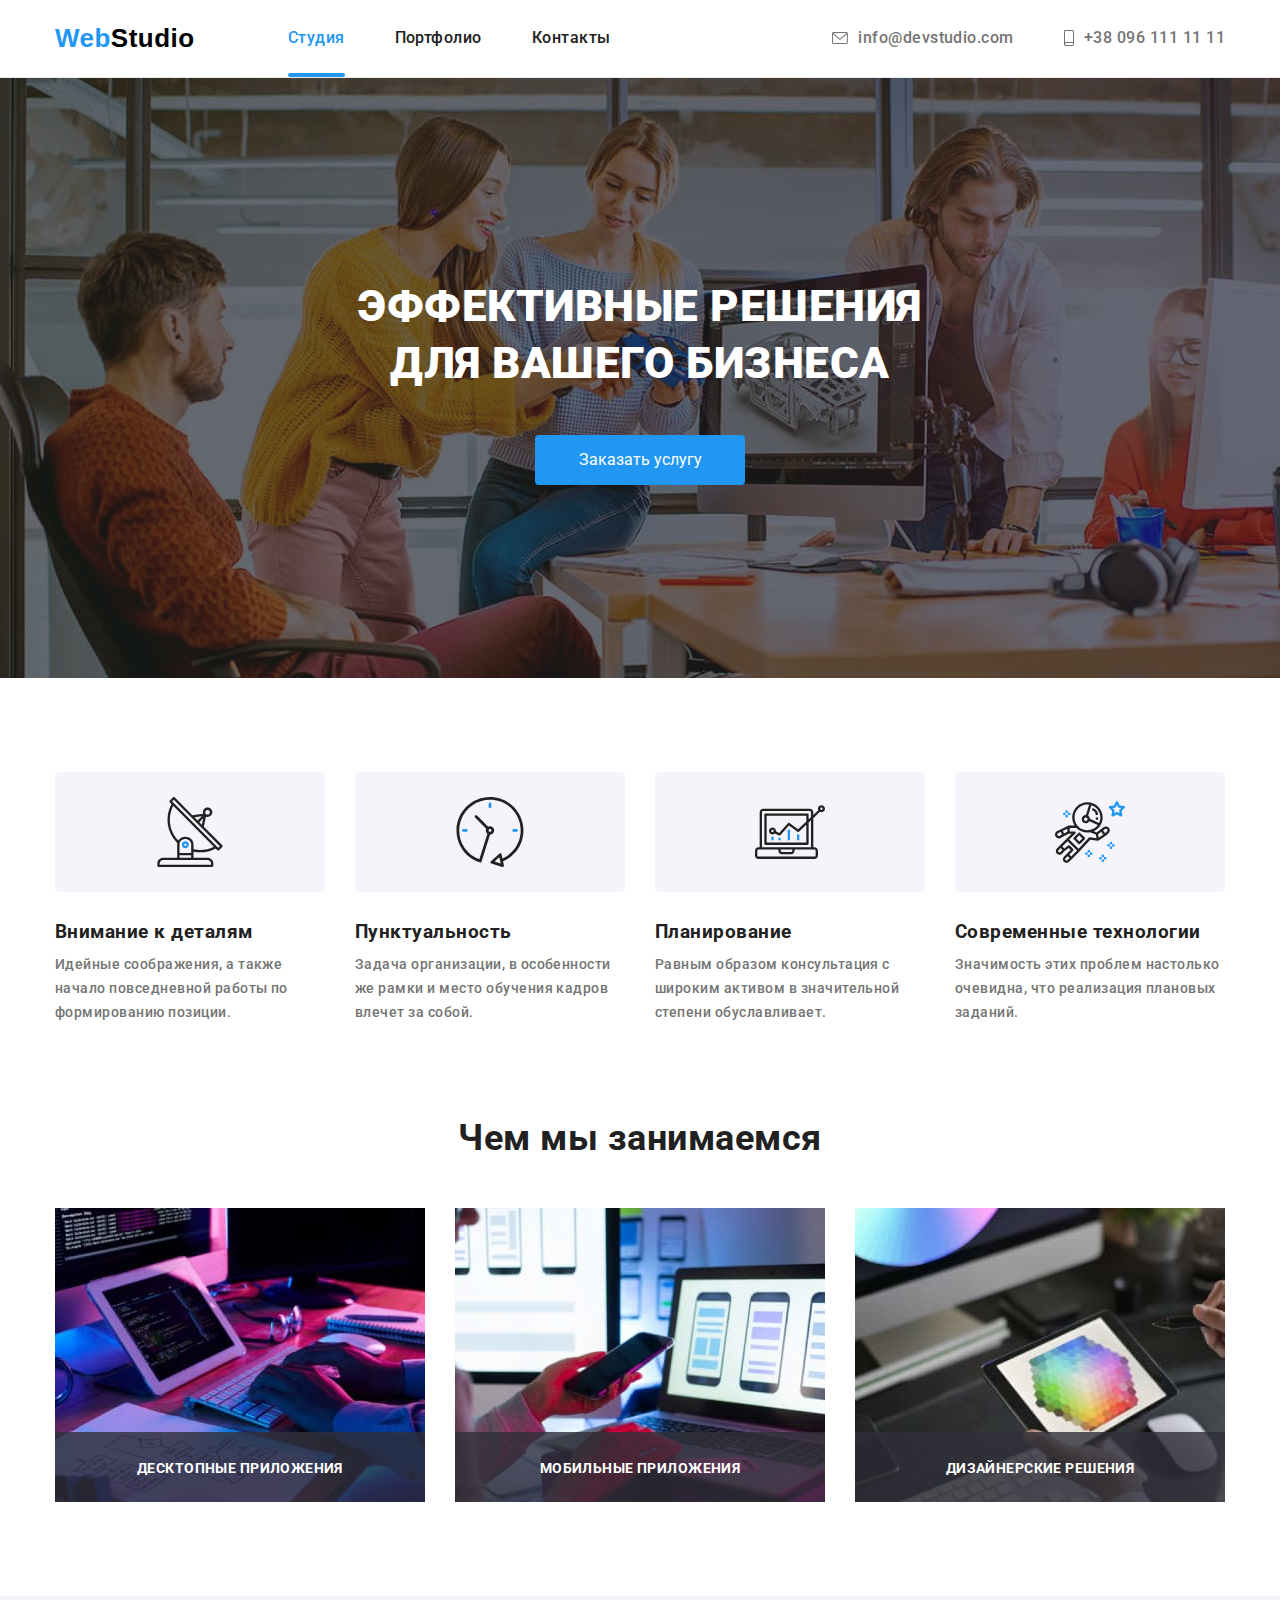
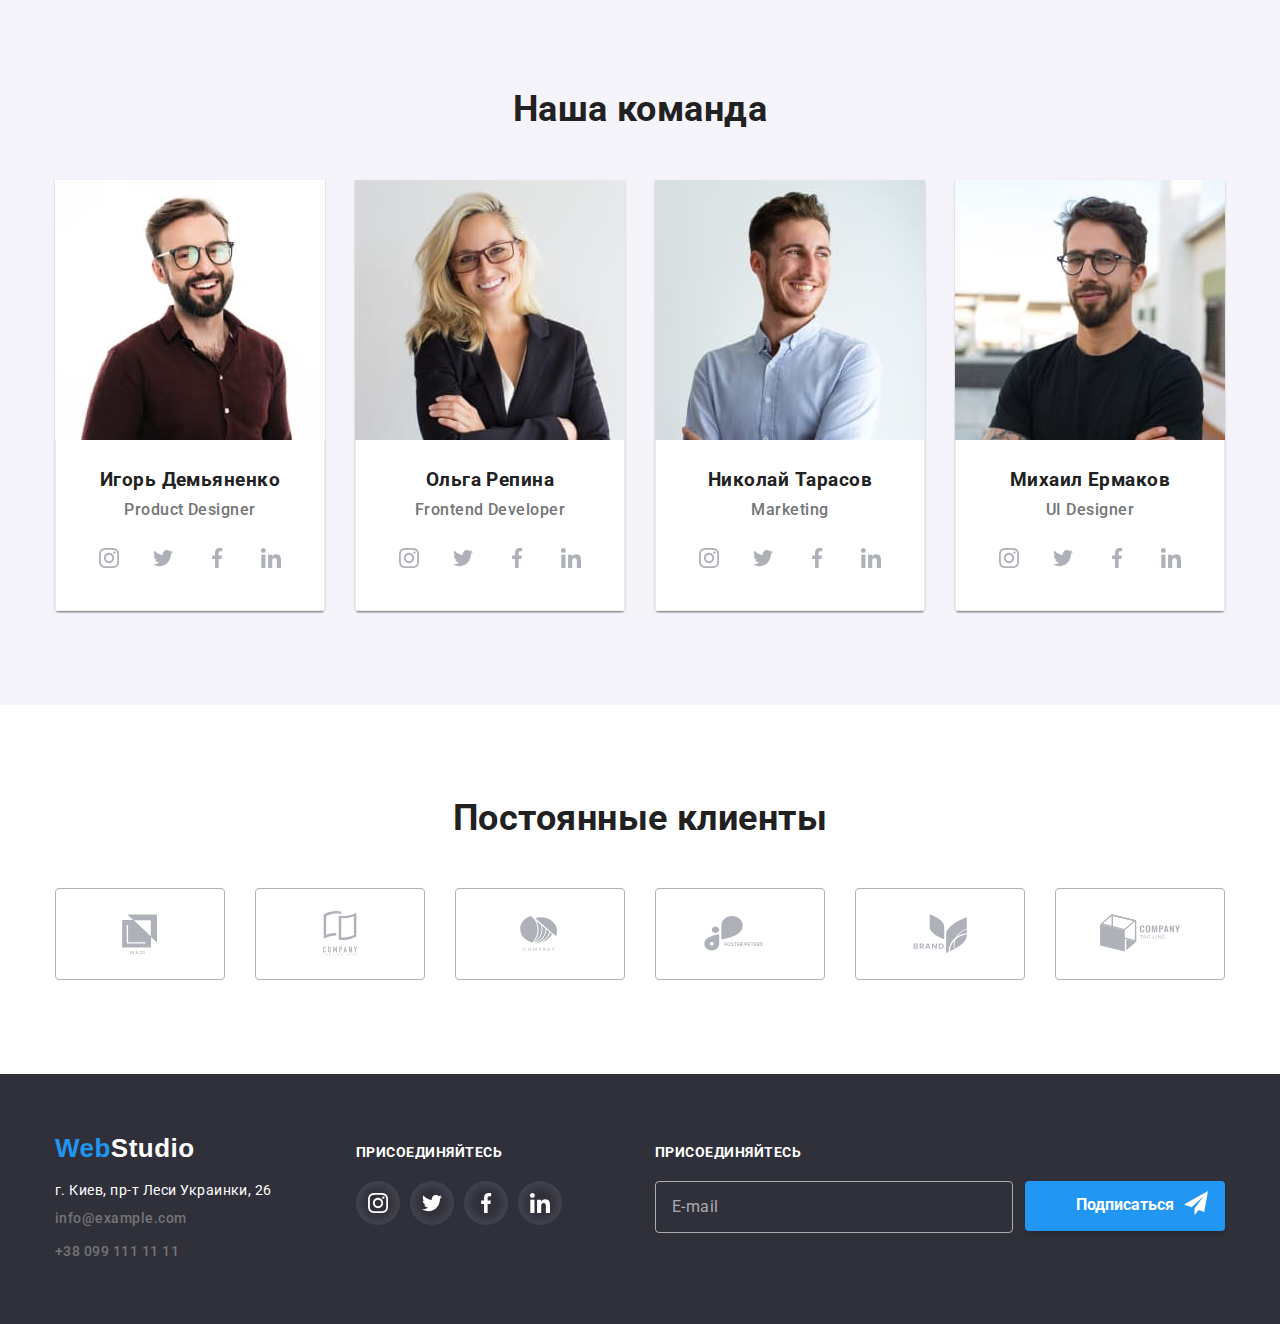
<file: index.html>
<!DOCTYPE html>
<html lang="ru">

<head>
    <meta charset="UTF-8">
    <meta http-equiv="X-UA-Compatible" content="IE=edge">
    <meta name="viewport" content="width=device-width, initial-scale=1.0">
    <title>WebStudio</title>
    <link rel="preconnect" href="https://fonts.gstatic.com">
    <link href="https://fonts.googleapis.com/css2?family=Raleway:wght@700&family=Roboto:wght@400;500;700;900&display=swap" rel="stylesheet">
    <link rel="stylesheet"
    href="https://cdnjs.cloudflare.com/ajax/libs/modern-normalize/1.0.0/modern-normalize.min.css"/>
    <link rel="stylesheet" href="./css/styles.css" />
</head>

<body>
    <!--Верх сторінки-->
    <header class="page-header">
            <div class="container header-nav">
                    <nav class="main-nav">
                        <a href="./index.html" class="logo">Web<span
                                class="logo-text-second">Studio</span></a>

                        <ul class="list pages-nav menu">
                            <li class="n-item"><a href="./index.html" class="link current n-item-color">Студия</a> </li>
                            <li class="n-item"><a href="./portfolio.html" class="link n-item-color">Портфолио</a> </li>
                            <li class="n-item"><a href="" class="link n-item-color">Контакты</a> </li>
                        </ul>
                    </nav>
                
                        <ul class="list contacts">
                            <li class="a-item envelope"><a href="info@devstudio.com" class="link auth-nav"> 
                                <svg class="icon-envelope-h" width="16" height="12" viewBox="0 0 43 32">
                                    <use href="./images/symbol-defs.svg#icon-enveloperight"></use>
                                </svg>info@devstudio.com</a></li>
                            <li class="a-item smartphone"><a href="+380961111111" class="link auth-nav">
                                <svg class="icon-smartphone-h" width="10" height="16" viewBox="0 0 20 32">
                                    <use href="./images/symbol-defs.svg#icon-smartphoneright"></use>
                            </svg>+38 096 111 11 11</a></li>
                        </ul>
            </div>
        </header>
        <!--Основна частина сторінки-->
    <main>
        <!--Block HERO -->

        <section class="hero baner">
        <div class="container"> 
                <h1 class="title caption">Эффективные решения <br> для вашего бизнеса </h1>
                <button data-modal-open class="button-hero" type="button">Заказать услугу </button>
            </div>
        </section>

        <!--Under Hero section-->

        <section class="feature">
            <div class="container content">
                <!-- <h2 class="title"> Заголовок секції </h2> -->

                <ul class="list feature-list">
                    <li class="f-item icon-antenna">
                        <h3 class="title subject">Внимание к деталям</h3>
                        <p class="text subject">Идейные соображения, а также начало повседневной работы по формированию позиции. </p>
                    </li>
                    <li class="f-item icon-clock">
                        <h3 class="title subject">Пунктуальность</h3>
                        <p class="text subject">Задача организации, в особенности же рамки и место обучения кадров влечет за собой. </p>
                    </li>
                    <li class="f-item icon-diagram">
                        <h3 class="title subject">Планирование</h3>
                        <p class="text subject">Равным образом консультация с широким активом в значительной степени обуславливает. </p>
                    </li>
                    <li class="f-item icon-astronaut">
                        <h3 class="title subject">Современные технологии</h3>
                        <p class="text subject">Значимость этих проблем настолько очевидна, что реализация плановых заданий. </p>
                    </li>
                </ul>
            </div>
        </section>

            <section class="work">
                <div class="container">
                    <h2 class="title disc">Чем мы занимаемся</h2>
                    <ul class="list discription-list">
                        <li class="d-item adds">
                            <img src="./images/whatwedo1.jpg" alt=" Робочий стіл працівника" width="370" height="294" />
                                    <div class="thumb-adds">
                                        <h3 class="title work-add">Десктопные приложения</h3>
                                    </div>
                        </li>
                        <li class="d-item adds">
                            <img src="./images/whatwedo2.jpg" alt=" Синхронізація ноутбука з телефоном" width="370" height="294" />
                                    <div class="thumb-adds">
                                        <h3 class="title work-add">Мобильные приложения</h3>
                                    </div>
                        </li>
                        <li class="d-item adds">
                            <img src="./images/whatwedo3.jpg" alt=" Кольорограма на планшеті" width="370" height="294" />
                                    <div class="thumb-adds">
                                        <h3 class="title work-add">Дизайнерские решения</h3>
                                    </div>
                        </li>
                    </ul>
                </div>
            </section>

            <section class="name">
                <div class="container">
                    <h2 class="title comand">Наша команда</h2>
                    <ul class="list team">
                        <li class="t-item">
                            <img src="./images/ihor.jpg" alt="Игорь Демьяненко" width="270" height="260" />
                                <div class="box">
                                    <h3 class="title pip"> Игорь Демьяненко</h3>
                                    <p class="text position">Product Designer</p>

                                    <ul class="list social-list">

                                        <li class="soc-item"><a href="" class="link social-nav">
                                            <svg class="icon-soc">
                                                <use href="./images/symbol-defs.svg#icon-instagram"></use>
                                            </svg></a>
                                        </li>

                                        <li class="soc-item"> <a href="" class="link social-nav">
                                            <svg class="icon-soc">
                                                <use href="./images/symbol-defs.svg#icon-twitter"></use>
                                            </svg>
                                        </a>
                                        </li>
                                        <li class="soc-item"><a href="" class="link social-nav">
                                            <svg class="icon-soc">
                                                <use href="./images/symbol-defs.svg#icon-facebook"></use>
                                            </svg>
                                        </a>
                                        </li>
                                        <li class="soc-item"> <a href="" class="link social-nav">
                                            <svg class="icon-soc">
                                                <use href="./images/symbol-defs.svg#icon-linkedin"></use>
                                            </svg>
                                        </a>
                                        </li>
                                    </ul>
                                </div>
                        </li>
                        <li class="t-item">
                            <img src="./images/olha.jpg" alt="Ольга Репина" width="270" height="260" />
                                <div class="box">
                                    <h3 class="title pip"> Ольга Репина </h3>
                                    <p class="text position">Frontend Developer</p>
                                    <ul class="list social-list">

                                        <li class="soc-item"><a href="" class="link social-nav">
                                        <svg class="icon-soc">
                                            <use href="./images/symbol-defs.svg#icon-instagram"></use>
                                        </svg></a>
                                        </li>

                                        <li class="soc-item"> <a href="" class="link social-nav">
                                        <svg class="icon-soc">
                                            <use href="./images/symbol-defs.svg#icon-twitter"></use>
                                        </svg>
                                    </a>
                                        </li>
                                        <li class="soc-item"><a href="" class="link social-nav">
                                        <svg class="icon-soc">
                                            <use href="./images/symbol-defs.svg#icon-facebook"></use>
                                        </svg>
                                    </a>
                                        </li>
                                        <li class="soc-item"> <a href="" class="link social-nav">
                                        <svg class="icon-soc">
                                            <use href="./images/symbol-defs.svg#icon-linkedin"></use>
                                        </svg>
                                    </a>
                                        </li>
                                </ul>
                                </div>

                        </li>
                        <li class="t-item">
                            <img src="./images/nikolaj.jpg" alt="Николай Тарасов" width="270" height="260" />
                                <div class="box">
                                    <h3 class="title pip"> Николай Тарасов </h3>
                                    <p class="text position">Marketing</p>
                                    <ul class="list social-list">

                                        <li class="soc-item"><a href="" class="link social-nav">
                                        <svg class="icon-soc">
                                            <use href="./images/symbol-defs.svg#icon-instagram"></use>
                                        </svg></a>
                                        </li>

                                        <li class="soc-item"> <a href="" class="link social-nav">
                                        <svg class="icon-soc">
                                            <use href="./images/symbol-defs.svg#icon-twitter"></use>
                                        </svg>
                                    </a>
                                        </li>
                                        <li class="soc-item"><a href="" class="link social-nav">
                                        <svg class="icon-soc">
                                            <use href="./images/symbol-defs.svg#icon-facebook"></use>
                                        </svg>
                                    </a>
                                        </li>
                                        <li class="soc-item"> <a href="" class="link social-nav">
                                        <svg class="icon-soc">
                                            <use href="./images/symbol-defs.svg#icon-linkedin"></use>
                                        </svg>
                                    </a>
                                        </li>
                                </ul>
                                </div>
                        </li>
                        <li class="t-item">
                            <img src="./images/mihael.jpg" alt="Михаил Ермаков" width="270" height="260" />
                                <div class="box">
                                    <h3 class="title pip"> Михаил Ермаков </h3>
                                        <p class="text position">UI Designer</p>
                                            <ul class="list social-list">

                                                    <li class="soc-item"><a href="" class="link social-nav">
                                                    <svg class="icon-soc">
                                                        <use href="./images/symbol-defs.svg#icon-instagram"></use>
                                                    </svg>
                                                </a>
                                                    </li>

                                                    <li class="soc-item"> <a href="" class="link social-nav">
                                                    <svg class="icon-soc">
                                                        <use href="./images/symbol-defs.svg#icon-twitter"></use>
                                                    </svg>
                                                </a>
                                                    </li>
                                                    <li class="soc-item"><a href="" class="link social-nav">
                                                    <svg class="icon-soc">
                                                        <use href="./images/symbol-defs.svg#icon-facebook"></use>
                                                    </svg>
                                                </a>
                                                    </li>
                                                    <li class="soc-item"> <a href="" class="link social-nav">
                                                    <svg class="icon-soc">
                                                        <use href="./images/symbol-defs.svg#icon-linkedin"></use>
                                                    </svg>
                                                </a>
                                                    </li>
                                            </ul>
                                </div>
                        </li>
                    </ul>
            </div> 
        </section>
            <section class="vip">
                <div class="container">
                    <h2 class="title clients">Постоянные клиенты</h2> 
                        <ul class="list regular-list">

                            <li class="r-item"><a href="" class="link partner-nav">
                                <svg class="firm-icon" width=100% height=100%>
                                    <use href="./images/symbol-defs.svg#icon-firstclient"></use>
                                </svg>
                                    </a>
                            </li>
                            <li class="r-item"><a href="" class="link partner-nav">
                                <svg class="firm-icon" width=100% height=100%>
                                    <use href="./images/symbol-defs.svg#icon-secondclient"></use>
                                </svg>
                                    </a>
                            </li>
                            <li class="r-item"><a href="" class="link partner-nav">
                                <svg class="firm-icon" width=100% height=100%>
                                    <use href="./images/symbol-defs.svg#icon-thurdclient"></use>
                                </svg>
                                    </a>
                            </li>
                            <li class="r-item"><a href="" class="link partner-nav">
                                <svg class="firm-icon" width=100% height=100%>
                                    <use href="./images/symbol-defs.svg#icon-fourthclient"></use>
                                </svg>
                                    </a>
                            </li>
                            <li class="r-item"><a href="" class="link partner-nav">
                                <svg class="firm-icon" width=100% height=100%>
                                    <use href="./images/symbol-defs.svg#icon-fifthclient"></use>
                                </svg>
                                    </a>
                                </li>
                            <li class="r-item"><a href="" class="link partner-nav">
                                <svg class="firm-icon" width=100% height=100%>
                                    <use href="./images/symbol-defs.svg#icon-sixthclient"></use>
                                </svg>
                                </a>
                            </li>

                        </ul>
                </div>
            </section>


    </main>
    <!--Підвал сторінки-->
    <footer class="footer">
        <div class="container join">
            <div class="colone">
                <a href="./index.html" class="logo down-logo">Web<span class="logo-footer">Studio</span></a>
        
                <address class="address-list">
                    <p class="text-address">г. Киев, пр-т Леси Украинки, 26</p>
                </address>
                <ul class="list contact-list">
                    <li class="mail"><a href="info@example.com" class="link auth-nav"> info@example.com</a> </li>
                    <li><a href="+380991111111" class="link auth-nav"> +38 099 111 11 11</a> </li>
                </ul>
        
            </div>
            <div class="coltwo">
                    <p class="text to-us">присоединяйтесь</p> 
                        <ul class="list us-list">
                            <li class="us-item"><a href="" class="link us-nav">
                            <svg class="icon-us">
                                <use href="./images/symbol-defs.svg#icon-instagram"></use>
                            </svg>
                        </a>
                            </li>
                            <li class="us-item"> <a href="" class="link us-nav">
                            <svg class="icon-us">
                                <use href="./images/symbol-defs.svg#icon-twitter"></use>
                            </svg>
                        </a>
                            </li>
                            <li class="us-item"><a href="" class="link us-nav">
                            <svg class="icon-us">
                                <use href="./images/symbol-defs.svg#icon-facebook"></use>
                            </svg>
                        </a>
                            </li>
                            <li class="us-item"> <a href="" class="link us-nav">
                            <svg class="icon-us">
                                <use href="./images/symbol-defs.svg#icon-linkedin"></use>
                            </svg>
                        </a>
                            </li>
                    </ul>
            </div>
                <div class="colthree">
                    <form action="#" class="footer-form">
                        <p class="text with-us">присоединяйтесь</p> 
                        <div class="footer-form-mailing">                          
                            <div class="mailing-subscribe">
                                <input type="email" name="email" id="mail" class="mailing-subscribe-input" placeholder="E-mail"/>
                                <label class="subscribe" for="mail"></label>  
                            </div>          
                                        <button class="btn-subscribe" type="submit">Подписаться
                                            <svg class="icon-icon-send" width="24" height="24" viewBox="0 0 32 32">
                                                <use href="./images/symbol-defs.svg#icon-icon-send"></use>
                                            </svg>
                                        </button>
                        </div>   
                        
                    </form>
                </div>    
        </div>
    </footer>

    <div class="modal is-hidden" id="madal" data-modal>
        <div class="modal-content" id="modal-content">
                        <button class="btnclose" data-modal-close type="button">
                                    <svg class="modal-button-close-icon" width="18" height="18" viewBox="0 0 32 32"> 
                        <use href="./images/symbol-defs.svg#icon-close-black-blue"></use>
                    </svg>
                
                </button>
            <form action="#" class="modal-form">
                <p class="modal-title">Оставьте свои данные, мы вам перезвоним</p>
                    <label class="modal-form-field">Имя
                        <span class="modal-form-field-wrapper">
                            <input type="text" minlength="2" name="username" class="modal-form-input" placeholder=" " required/>
                        <svg class="modal-form-icon" width="18" height="18" viewBox="0 0 32 32"> 
                            <use href="./images/symbol-defs.svg#icon-person"></use>
                        </svg>
                    </span>
                    </label>
                    <label class="modal-form-field">Телефон
                        <span class="modal-form-field-wrapper">
                        <input type="tel" pattern="[0-9]{3}-[0-9]{3}-[0-9]{2}-[0-9]{2}" name="usertel" class="modal-form-input" placeholder=" " required/>
                        <svg class="modal-form-icon" width="18" height="18" viewBox="0 0 32 32">
                            <use href="./images/symbol-defs.svg#icon-phone-black"></use>
                        </svg>
                    </span>
                    </label>
                    <label class="modal-form-field">Почта
                        <span class="modal-form-field-wrapper">
                        <input type="email" name="usermail" class="modal-form-input" placeholder=" " required/>
                        <svg class="modal-form-icon" width="18" height="18" viewBox="0 0 32 32">
                            <use href="./images/symbol-defs.svg#icon-email-black-form-envelope"></use>
                        </svg>
                    </span>
                    </label>
                    <label class="modal-form-field">Комментарий
                        <textarea name="user-coment" class="modal-form-text" placeholder="Введите текст"></textarea>
                    </label>
                    <div class="comun">
                    <label for="checkbox" class="modal-form-check-accept">    
                        <input class="modal-form-check" type="checkbox" name="checkbox" id="checkbox"   required> 
                            <span class=" modal-form-check-wrap"></span>
                    Соглашаюсь с рассылкой и принимаю <a href="" class="link modal-form-check-info">Условия договора</a></label>
                    </div>
            <button type="submit" class="modal-form-btn">Отправить</button>
        </form>
        </div>
    </div>


    <script src="./js/modal.js"></script>
</body>

</html>
</file>
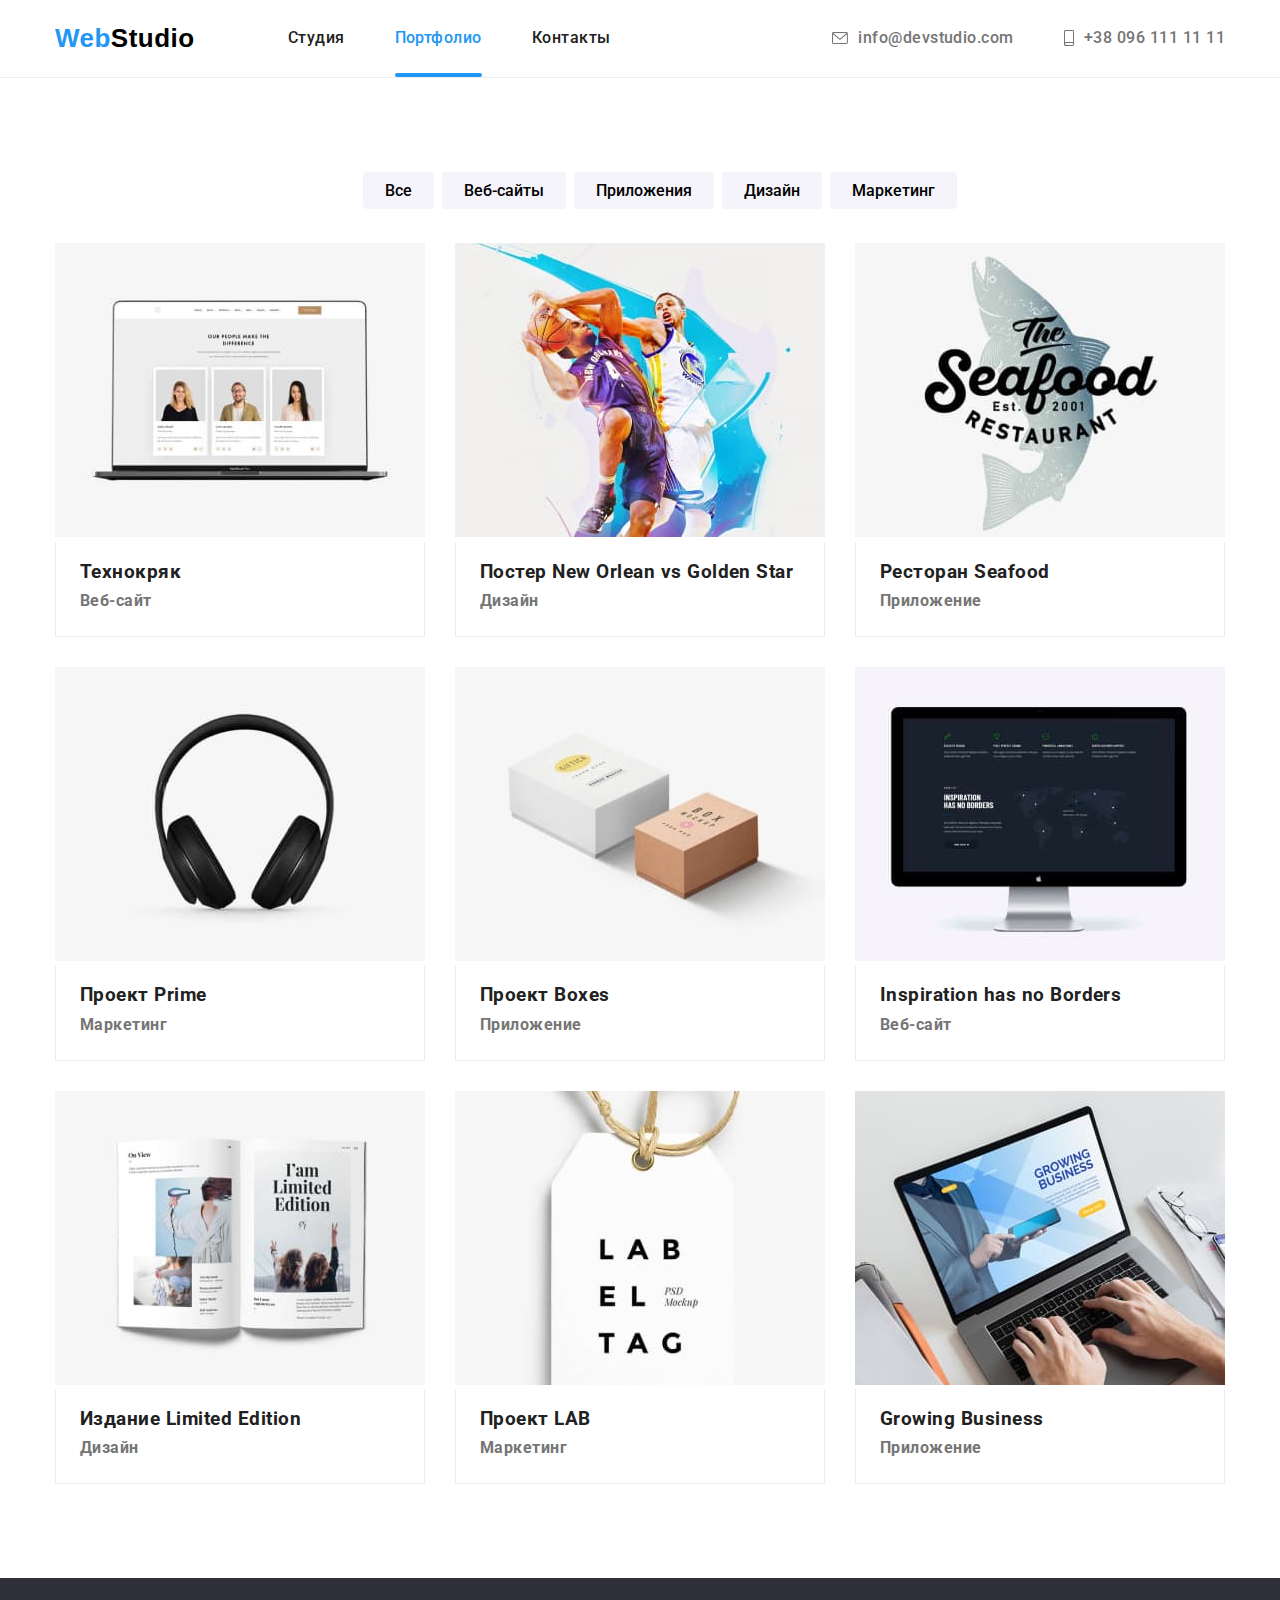
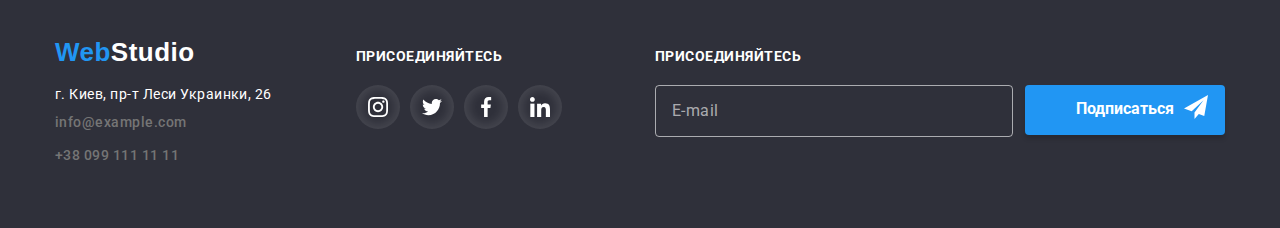
<file: portfolio.html>
<!DOCTYPE html>
<html lang="ru">

    <head>
        <meta charset="UTF-8">
        <meta http-equiv="X-UA-Compatible" content="IE=edge">
        <meta name="viewport" content="width=device-width, initial-scale=1.0">
        <title>WebStudio</title>
        <link rel="preconnect" href="https://fonts.gstatic.com">
        <link href="https://fonts.googleapis.com/css2?family=Raleway:wght@700&family=Roboto:wght@400;500;700;900&display=swap" rel="stylesheet">
        <link rel="stylesheet"
        href="https://cdnjs.cloudflare.com/ajax/libs/modern-normalize/1.0.0/modern-normalize.min.css"/>
        <link rel="stylesheet" href="./css/styles.css" />
    </head>

<body>
    <!--Верх сторінки-->
<header class="page-header">
    <div class="container header-nav">
        <nav class="main-nav">
            <a href="./index.html" class="logo">Web<span class="logo-text-second">Studio</span></a>

            <ul class="list pages-nav">
                <li class="n-item"><a href="./index.html" class="link n-item-color">Студия</a> </li>
                <li class="n-item"><a href="./portfolio.html" class="link current n-item-color">Портфолио</a> </li>
                <li class="n-item"><a href="" class="link n-item-color">Контакты</a> </li>
            </ul>
        </nav>

        <ul class="list contacts">
            <li class="a-item envelope"><a href="info@devstudio.com" class="link auth-nav"> 
                <svg class="icon-envelope-h" width="16" height="12" viewBox="0 0 43 32">
                    <use href="./images/symbol-defs.svg#icon-enveloperight"></use>
                </svg>info@devstudio.com</a></li>
            <li class="a-item smartphone"><a href="+380961111111" class="link auth-nav">
                <svg class="icon-smartphone-h" width="10" height="16" viewBox="0 0 20 32">
                    <use href="./images/symbol-defs.svg#icon-smartphoneright"></use>
            </svg>+38 096 111 11 11</a></li>
        </ul>
    </div>
</header>
    <!--Основна-->
    <main>
        <!-- секція навігаційних кнопок-->
        <section class="portfolio">
            <div class="container">
                    <!-- <h1> </h1> -->
                <nav>
                    <ul class="buttons-list">
                        <li class="b-item"><button class="button-item" type="button">Все </button> </li>
                        <li class="b-item"><button class="button-item" type="button">Веб-сайты </button> </li>
                        <li class="b-item"><button class="button-item" type="button">Приложения </button> </li>
                        <li class="b-item"><button class="button-item" type="button">Дизайн </button> </li>
                        <li class="b-item"><button class="button-item" type="button">Маркетинг </button> </li>
                    </ul>
                </nav>
            
            
                                    <!-- секція проектів -->
                        <!--<h2></h2>-->
                
                    <ul class="list projects-list"> 
                            <li class="p-item">
                                <a href="" class="link project-card owerlay">
                                    <div class="owerbox">    
                                        <img src="./images/tehnokriak.jpg" alt="Лептоп" width="370" height="404">
                                            <div class="thumb-project">
                                                <p class="only-project">Технокряк это современная площадка распространения коронавируса. Компании используют эту платформу для цифрового шпионажа и атак на защищённые сервера конкурентов.</p>
                                            </div>
                                    </div>
                                            <div class="pack project-box">
                                                <h3  class="title lead">Технокряк</h3>
                                                <p class="text disc">Веб-сайт</p> 
                                            </div>
                                </a>
                            </li>
                            <li class="p-item">
                                <a href="" class="link project-card">
                                    <div class="owerbox">
                                    <img src="./images/poster-star.jpg" alt="Постер із зірками спорту" width="370" height="404">
                                            <div class="thumb-project">
                                                <p class="only-project">Тут може бути розміщена ваша реклама.</p>
                                            </div>
                                    </div>
                                    <div class="pack project-box">
                                        <h3 class="title lead">Постер New Orlean vs Golden Star</h3>
                                        <p class="text disc">Дизайн</p>
                                    </div>
                            </a> 
                            </li> 

                                <li class="p-item">
                                    <a href="" class="link project-card">
                                        <div class="owerbox">
                                            <img src="./images/seafood.jpg" alt="Лого ресторану" width="370" height="404">
                                                <div class="thumb-project">
                                                    <p class="only-project">Тут може бути розміщена ваша реклама.</p>
                                                </div>
                                        </div>
                                        <div class="pack project-box">
                                            <h3 class="title lead">Ресторан Seafood</h3>
                                            <p class="text disc">Приложение</p>
                                        </div>
                                    </a>
                                </li> 
                                                
                                <li class="p-item">
                                    <a href="" class="link project-card">
                                        <div class="owerbox">
                                            <img src="./images/prime.jpg" alt="Навушники" width="370" height="404">
                                                <div class="thumb-project">
                                                    <p class="only-project">Тут може бути розміщена ваша реклама.</p>
                                                </div>
                                        </div>
                                        <div class="pack project-box">
                                                <h3 class="title lead">Проект Prime</h3>
                                                <p class="text disc">Маркетинг</p>
                                        </div>
                                    </a>
                                </li> 
                                                
                                <li class="p-item">
                                    <a href="" class="link project-card">
                                        <div class="owerbox"> 
                                            <img src="./images/boxes.jpg" alt="Коробки" width="370" height="404">
                                                <div class="thumb-project">
                                                    <p class="only-project">Тут може бути розміщена ваша реклама.</p>
                                                </div>
                                        </div>
                                        <div class="pack project-box">
                                                <h3 class="title lead">Проект Boxes</h3>
                                                <p class="text disc">Приложение</p>
                                        </div>
                                    </a>
                                </li> 
                                                
                                <li class="p-item">
                                    <a href="" class="link project-card">
                                        <div class="owerbox">
                                            <img src="./images/screen.jpg" alt="Екран" width="370" height="404">
                                                    <div class="thumb-project">
                                                        <p class="only-project">Тут може бути розміщена ваша реклама.</p>
                                                    </div>
                                        </div>
                                        <div class="pack project-box">
                                                <h3 class="title lead">Inspiration has no Borders</h3>
                                                <p class="text disc">Веб-сайт</p>
                                        </div>
                                    </a>
                                </li> 
                                                
                                <li class="p-item">
                                    <a href="" class="link project-card">
                                        <div class="owerbox"> 
                                            <img src="./images/book.jpg" alt="Книжка" width="370" height="404">
                                                <div class="thumb-project">
                                                    <p class="only-project">Тут може бути розміщена ваша реклама.</p>
                                                </div>
                                        </div>
                                        <div class="pack project-box">
                                            <h3 class="title lead">Издание Limited Edition</h3>
                                            <p class="text disc">Дизайн</p>
                                        </div>
                                    </a>
                                </li> 
                                                
                            <li class="p-item">
                                <a href="" class="link project-card">
                                    <div class="owerbox">   
                                        <img src="./images/label.jpg" alt="Бірка" width="370" height="404">
                                            <div class="thumb-project">
                                                <p class="only-project">Тут може бути розміщена ваша реклама.</p>
                                            </div>
                                    </div>
                                            <div class="pack project-box">
                                                    <h3 class="title lead">Проект LAB</h3>
                                                    <p class="text disc">Маркетинг</p>
                                            </div>
                                </a>
                            </li>
                                                
                            <li class="p-item">
                                <a href="" class="link project-card">
                                    <div class="owerbox">
                                        <img src="./images/leptop.jpg" alt="Лептоп" width="370" height="404">
                                            <div class="thumb-project">
                                                <p class="only-project">Тут може бути розміщена ваша реклама.</p>
                                            </div>
                                    </div>
                                    <div class="pack project-box">
                                            <h3 class="title lead">Growing Business</h3>
                                            <p class="text disc">Приложение</p>
                                    </div>
                                </a>
                            </li>
                        
                    </ul>
                
            </div>
        </section>

    </main>
    <!--підвал сторінки-->

    <footer class="footer">
        <div class="container join">
            <div class="colone">
                <a href="./index.html" class="logo down-logo">Web<span class="logo-footer">Studio</span></a>
        
                <address class="address-list">
                    <p class="text-address">г. Киев, пр-т Леси Украинки, 26</p>
                </address>
                <ul class="list contact-list">
                    <li class="mail"><a href="info@example.com" class="link auth-nav"> info@example.com</a> </li>
                    <li><a href="+380991111111" class="link auth-nav"> +38 099 111 11 11</a> </li>
                </ul>
        
            </div>
            <div class="coltwo">
                    <p class="text to-us">присоединяйтесь</p> 
                        <ul class="list us-list">

                            <li class="us-item"><a href="" class="link us-nav">
                            <svg class="icon-us">
                                <use href="./images/symbol-defs.svg#icon-instagram"></use>
                            </svg>
                        </a>
                            </li>

                            <li class="us-item"> <a href="" class="link us-nav">
                            <svg class="icon-us">
                                <use href="./images/symbol-defs.svg#icon-twitter"></use>
                            </svg>
                        </a>
                            </li>
                            <li class="us-item"><a href="" class="link us-nav">
                            <svg class="icon-us">
                                <use href="./images/symbol-defs.svg#icon-facebook"></use>
                            </svg>
                        </a>
                            </li>
                            <li class="us-item"> <a href="" class="link us-nav">
                            <svg class="icon-us">
                                <use href="./images/symbol-defs.svg#icon-linkedin"></use>
                            </svg>
                        </a>
                            </li>
                    </ul>
                </div>
                <div class="colthree">
                    <form class="footer-form">
                        <p class="text with-us">присоединяйтесь</p>
                        <div class="footer-form-mailing">
                            <div class="mailing-subscribe">
                                <input type="email" name="email" id="mail" class="mailing-subscribe-input" placeholder="E-mail" />
                                <label class="subscribe" for="mail"></label>
                            </div>
                            <button class="btn-subscribe" type="submit">Подписаться
                                <svg class="icon-icon-send" width="24" height="24" viewBox="0 0 32 32">
                                    <use href="./images/symbol-defs.svg#icon-icon-send"></use>
                                </svg>
                            </button>
                        </div>
                
                    </form>
                </div>
        </div>
    </footer>
</body>

</html>
</file>
<file: css/styles.css>
:root {
  --primery-text-color: rgba(117, 117, 117, 1);
  --title-text-color: rgba(33, 33, 33, 1);
  --accent-color: rgba(33, 150, 243, 1);
  --accent-color-opacity: rgba(33, 150, 243, 0.9);
  --primery-br-color: #fff;
  --brand-color: rgba(0, 0, 0, 1);
  --button-nav-color: #f5f4fa;
  --same-section-color: rgba(47, 48, 58, 1);
  --link-color: #212121;
  --box-shadow-team: rgba(0, 0, 0, 0, 2), rgba(0, 0, 0, 0, 14),
    rgba(0, 0, 0, 0, 12);
  --border: 1px solid rgba(236, 236, 236, 1);
  --bottom-hero-hover: #188ce8;
  --bottom-hero-shaddow: rgba(0, 0, 0, 0.15);
  --border-clients: rgba(175, 177, 184, 1);
  --transition: 250ms cubic-bezier(0.4, 0, 0.2, 1);
}

body {
  color: var(--primery-text-color);
  font-family: "Roboto", sans-serif;
  font-style: normal;
  font-weight: 400;
  letter-spacing: 0.03em;
}
html {
  box-sizing: border-box;
}
*,
*::before,
*::after {
  box-sizing: inherit;
}

.list {
  font-weight: 500;
  margin: 0px;
  padding: 0px;
}
.list,
.buttons-list {
  list-style: none;
}
a {
  text-decoration: none;
}
h2,
h3 {
  color: var(--title-text-color);
}
.container {
  width: 1200px;
  margin: 0 auto;
  padding-left: 15px;
  padding-right: 15px;
}
img {
  display: block;
  max-width: 100%;
  height: auto;
}

/*хедер*/
/*оформлення логотипу*/
.page-header {
  border-bottom: var(--border);
  padding-top: 24px;
  padding-bottom: 24px;
}
.page-header .header-nav {
  display: flex;
  align-items: center;
}

.logo {
  display: block;
  font-family: "Ralwey", sans-serif;
  font-weight: bold;
  font-size: 26px;
  line-height: 1.1;
  text-decoration: none;
  color: var(--accent-color);
}
.logo .logo-text-second {
  font-family: "Ralwey", sans-serif;
  font-weight: bold;
  font-size: 26px;
  line-height: 1.1;
  text-decoration: none;
  color: var(--brand-color);
}
/*хедер*/
/*оформлення логотипу*/

/*навігація хедера*/

.main-nav,
.pages-nav,
.contacts {
  display: flex;
  align-items: center;
}

.pages-nav .n-item:not(:last-child),
.contacts .a-item:not(:last-child) {
  margin-right: 50px;
}
.pages-nav .n-item {
  display: block;
}
.pages-nav {
  margin-left: 93px;
}
.contacts .a-item {
  display: block;
}
.n-item-color {
  color: var(--title-text-color);
}

.icon-envelope-h {
  display: inline-block;
  content: "";
  width: 16px;
  height: 12px;
  margin-right: 10px;
  background-repeat: no-repeat;
  background-position: center;
  fill: currentColor;
  transition: transform var(--transition);
  transition-property: fill;
}
.icon-envelope-h:hover {
  fill: var(--accent-color);
}

.icon-smartphone-h {
  display: inline-block;
  content: "";
  width: 10px;
  height: 16px;
  margin-right: 10px;
  background-size: contain;
  background-repeat: no-repeat;
  background-position: center;
  fill: currentColor;
  transition: transform var(--transition);
  transition-property: fill;
}
.icon-smartphone-h:hover {
  fill: var(--accent-color);
}

.contacts {
  margin-left: auto;
}

.list.link {
  color: var(--primery-text-color);
  font-family: "Roboto", sans-serif;
  font-weight: 500;
  font-size: 14px;
  line-height: 1.1;
  transition: transform var(--transition);
  transition-property: color;
}
.link:hover,
.link:focus,
.link.current {
  color: var(--accent-color);
}
.link.n-item-color,
.link.auth-nav {
  display: flex;
  align-items: center;
  transition: color var(--transition);
}
.auth-nav {
  color: var(--primery-text-color);
}

/*підкреслювання активної сторінки, додатковий клас menu*/

.link.n-item-color.current {
  position: relative;
  display: block;
}
.link.n-item-color.current::after {
  content: "";
  position: absolute;
  left: 0;
  bottom: 0;
  display: block;
  width: 100%;
  height: 4px;
  border-radius: 2px;
  background-color: var(--accent-color);
  margin-bottom: -30px;
}

/*навігація хедера*/

/*основна частина сторінки студія*/
/*Блок герой*/

.baner {
  max-width: 1600px;
  height: 600px;
  margin-right: auto;
  margin-left: auto;
  background-image: linear-gradient(
      to right,
      rgba(48, 58, 47, 0.4),
      rgba(47, 48, 58, 0.4)
    ),
    url("../images/heroimg.jpg");
}
.hero {
  background-color: var(--same-section-color);
  text-align: center;
  padding-top: 200px;
  padding-bottom: 200px;
}

h1 {
  color: #fff;
  font-style: normal;
  font-weight: 900;
  font-size: 44px;
  line-height: 1.3;
  text-transform: uppercase;
  text-align: center;
  margin-top: 0px;
  margin-bottom: 43px;
}

.button-hero {
  color: var(--primery-br-color);
  background: var(--accent-color);
  font-family: inherit;
  font-size: 16px;
  line-height: 1.8;
  text-align: center;
  text-shadow: rgba(0, 0, 0, 0, 15);
  border: none;
  border-radius: 4px;
  cursor: pointer;
  min-width: 210px;
  height: 50px;
  padding: 10px 32px;
  transition: transform var(--transition);
  transition-property: text-shadow, background-color;
}
.button-hero:hover,
.button-hero:focus {
  text-shadow: var(--bottom-hero-shaddow);
  background-color: var(--bottom-hero-hover);
}

/*Блок герой*/

/*секція особливості*/

.container.content {
  display: inline-block;
}
.feature {
  width: 1200px;
  padding-top: 94px;
  margin-right: auto;
  margin-left: auto;
}

.feature-list {
  display: flex;
  flex-wrap: nowrap;
}
.f-item > h3 {
  margin-top: 30px;
  margin-bottom: 10px;
}
.f-item > p {
  margin-top: 0px;
  margin-bottom: 0px;
}
.f-item {
  display: inline-block;
  width: 270px;
}
.f-item:not(:last-child) {
  margin-right: 30px;
}
.f-item::before {
  display: block;
  content: "";
  height: 120px;
  background-size: 0.2, 0.3;
  background-repeat: no-repeat;
  background-position: center;
  background-color: #f5f4fa;
  border-radius: 4px;
}
.icon-antenna::before {
  background-image: url(../images/antenna.svg);
}
.icon-clock::before {
  background-image: url(../images/clock.svg);
}
.icon-diagram::before {
  background-image: url(../images/diagram.svg);
}
.icon-astronaut::before {
  background-image: url(../images/astronaut.svg);
}

.title .subject {
  font-weight: bold;
  font-size: 14px;
  line-height: 1.1;
  text-transform: uppercase;
  color: var(--title-text-color);
}

.text.subject {
  font-size: 14px;
  line-height: 1.7;
  color: var(--primery-text-color);
}

/*секція особливості*/

/*секція чим ми займаємся*/

.work {
  padding-top: 94px;
  padding-bottom: 94px;
}
.work .disc {
  margin-top: 0px;
}
.disc {
  font-weight: bold;
  font-size: 36px;
  line-height: 1.1;
  color: var(--title-text-color);
  text-align: center;
  margin-bottom: 50px;
}
.discription-list {
  display: flex;
  margin-top: 50px;
}
.discription-list .d-item {
  width: 370px;
}
.discription-list .d-item:not(:last-child) {
  margin-right: 30px;
}
.adds {
  display: inline-block;
  position: relative;
}

.thumb-adds {
  display: inline-block;
  position: absolute;
  bottom: 0px;
  overflow: hidden;
  background: rgba(47, 48, 58, 0.8);
  width: 370px;
  height: 70px;
  padding: 27px;
}
.work-add {
  font-weight: bold;
  font-size: 14px;
  line-height: 1.4;
  text-align: center;
  letter-spacing: 0.03em;
  text-transform: uppercase;
  color: var(--primery-br-color);
  margin: 0px;
}

/*секція чим ми займаємся*/

/*секція наша команда*/

.name {
  background: #f5f4fa;
  padding-top: 94px;
  padding-bottom: 94px;
}
.name .comand {
  margin-top: 0px;
}
.comand {
  font-weight: bold;
  font-size: 36px;
  line-height: 1.1;
  color: var(--title-text-color);
  text-align: center;
  margin-bottom: 50px;
}
.team {
  display: flex;
}
.t-item {
  width: 270px;
  box-shadow: 0px 1px 3px rgba(0, 0, 0, 0.12), 0px 1px 1px rgba(0, 0, 0, 0.14),
    0px 2px 1px rgba(0, 0, 0, 0.2);
  border-radius: 0px 0px 4px 4px;
}
.t-item:not(:last-child) {
  margin-right: 30px;
}
.box {
  width: 270px;
  border-right: var(--border);
  border-bottom: var(--border);
  border-left: var(--border);
  padding-top: 30px;
  padding-bottom: 30px;
  text-align: center;
  background-color: #ffffff;
}
.box > h3 {
  margin-top: 0px;
  margin-bottom: 10px;
}

.box > p {
  margin-top: 0px;
  margin-bottom: 16px;
}
.team .title .pip {
  font-weight: 500;
  font-size: 16px;
  line-height: 1.1;
  color: var(--title-text-color);
  margin: 0px;
}
.team .text .position {
  font-size: 16px;
  line-height: 1.1;
  color: var(--primery-text-color);
  box-shadow: var(--box-shadow-team);
}
.social-list {
  display: flex;
  justify-content: center;
  margin: 0px;
}
.social-nav {
  display: flex;
  justify-content: center;
  align-items: center;
  border: none;
  border-radius: 50%;
  width: 44px;
  height: 44px;
  fill: var(--border-clients);
  transition: transform var(--transition);
  transition-property: fill, background;
}
.social-nav:hover,
.social-nav:focus {
  fill: #ffffff;
  background: var(--accent-color);
}

.soc-item:not(:last-child) {
  margin-right: 10px;
}

.icon-soc {
  width: 20px;
  height: 20px;
}

/*секція наша команда*/

/* постійні клієнти*/
.vip {
  padding-top: 94px;
  padding-bottom: 94px;
}
.vip .clients {
  margin-top: 0px;
}
.clients {
  font-weight: bold;
  font-size: 36px;
  line-height: 1.1;
  color: var(--title-text-color);
  text-align: center;
  margin-bottom: 50px;
}
.regular-list {
  display: flex;
  justify-content: center;
}

.partner-nav {
  display: flex;
  justify-content: center;
  align-items: center;
  width: 170px;
  height: 92px;
  fill: var(--border-clients);
  border: 1px solid var(--border-clients);
  border-radius: 4px;
  transition: transform var(--transition);
  transition-property: fill, border;
}
.r-item:not(:last-child) {
  margin-right: 30px;
}

.partner-nav:hover,
.partner-nav:focus {
  fill: var(--accent-color);
  border: 1px solid var(--accent-color);
}

/* постійні клієнти*/
/*основна частина сторінки студія*/

/*футер*/

.footer {
  text-decoration: none;
  font-size: 14px;
  line-height: 1.7;
  background-color: var(--same-section-color);
  padding-top: 60px;
  padding-bottom: 60px;
}

.logo-footer {
  font-family: "Ralwey", sans-serif;
  font-weight: bold;
  font-size: 26px;
  line-height: 1.1;
  text-decoration: none;
  color: var(--primery-br-color);
}
.footer > a {
  margin-bottom: 0px;
}

.footer .logo {
  margin-bottom: 20px;
}

.address-list > p {
  margin-top: 0px;
}
.text-address {
  margin-bottom: 9px;
}
.address-list {
  font-style: normal;
  color: var(--primery-br-color);
  font-style: regular;
  font-size: 14px;
  line-height: 1.1;
  width: 231px;
  margin-right: 70px;
}
.contact-list {
  margin-top: 0px;
  margin-right: auto;
  margin-bottom: 0px;
  margin-left: 0px;
}
.mail {
  margin-bottom: 9px;
}

.join {
  display: flex;
  align-items: baseline;
}

.colone {
  width: 231px;
}
.coltwo {
  margin-left: 70px;
}

.coltwo > p {
  margin-top: 0px;
}
.to-us {
  font-weight: bold;
  text-transform: uppercase;
  line-height: 1.1;
  text-decoration: none;
  font-style: normal;
  color: var(--primery-br-color);
  font-size: 14px;
  margin-bottom: 20px;
}

.us-list {
  display: flex;
  justify-content: flex-start;
  margin: 0px;
}
.us-nav {
  display: flex;
  justify-content: center;
  align-items: center;
  border: none;
  border-radius: 50%;
  width: 44px;
  height: 44px;
  fill: #fff;
  box-shadow: inset 0 0 10px 5px rgba(255, 255, 255, 0.1);
  transition: transform var(--transition);
  transition-property: background;
}

.us-item:not(:last-child) {
  margin-right: 10px;
}

.us-nav:hover,
.us-nav:focus {
  background: var(--accent-color);
}

.icon-us {
  width: 20px;
  height: 20px;
  fill: #fff;
}
.colthree {
  margin-left: 93px;
}
.colthree > p {
  margin-top: 0;
}
.footer-form-mailing {
  display: flex;
  flex-direction: row;
}

.footer-form > p {
  margin-top: 0px;
  margin-right: 0px;
  margin-left: 0px;
}
.with-us {
  font-weight: bold;
  text-transform: uppercase;
  line-height: 1.1;
  text-decoration: none;
  font-style: normal;
  color: var(--primery-br-color);
  font-size: 14px;
  margin-bottom: 20px;
}
.mailing-subscribe {
  display: inline-block;
  width: 358px;
  margin-right: 12px;
  border: 1px solid rgba(255, 255, 255, 0.6);
  border-radius: 4px;
  
}
.mailing-subscribe > input{
  border-style: none;
}
.mailing-subscribe-input {
  width: 100%;
  height: 50px;
  padding-left: 16px;
  padding-top: 15px;
  padding-bottom: 15px;
  background-color: inherit;
  
}
.mailing-subscribe-input::placeholder{
  
  font-size: 16px;
  line-height: 1.2;
  display: flex;
  align-items: center;
  letter-spacing: 0.03em;
  color: rgba(255, 255, 255, 0.6);
}
.btn-subscribe {
  width: 200px;
  height: 50px;
  padding: 10px 28px;
  margin: 0px;
  position: relative;
  background-color: var(--accent-color);
  color: #fff;
  font-family: "Roboto", sans-serif;
  font-weight: bold;
  font-size: 16px;
  line-height: 1.8;
  text-align: center;
  border-radius: 4px;
  border: none;
  box-shadow: 0px 4px 4px rgba(0, 0, 0, 0.15);
  cursor: pointer;

  /*transition: transform var(--transition);
  transition-property: color, background, box-shadow;*/
}
.icon-icon-send {
  display: inline-flex;
  content: "";
  width: 24px;
  height: 24px;
  margin-left: 10px;
  justify-content: center;
  align-items: center;
  position: absolute;
  fill: currentColor;
  /*transition: transform var(--transition);
  transition-property: fill;*/
}
/*футер*/

/*модальне вікно*/

.modal {
  opacity: 1;
  position: fixed;
  top: 0;
  left: 0;
  width: 100vw;
  height: 100vh;
  background-color: rgba(0, 0, 0, 0.2);
  transition: opacity var(--transition), visibility var(--transition);
}
.modal-content {
  position: relative;
  top: 50%;
  left: 50%;
  transform: translate(-50%, -50%);
  max-width: 528px;
  width: 100%;
  max-height: 581px;
  background-color: var(--primery-br-color);
  border-radius: 4px;
  box-shadow: 0px 1px 3px rgba(0, 0, 0, 0.12), 0px 1px 1px rgba(0, 0, 0, 0.14),
    0px 2px 1px rgba(0, 0, 0, 0.2);
}

.btnclose {
  display: inline-flex;
  position: absolute;
  top: 8px;
  right: 8px;
  background-color: var(--primery-br-color);
  color: #000;
  width: 30px;
  height: 30px;
  border: 1px solid rgba(0, 0, 0, 0.1);
  border-radius: 50%;
  align-items: center;
  justify-content: center;
  padding: 6px;
  transition: transform var(--transition);
  transition-property: color;
}


.btnclose:hover,
.btnclose:focus{
  color: var(--accent-color);
}

.modal-button-close-icon {
  display: flex;
  width: 100%;
  height: 18px;
  align-items: center;
  justify-content: center;
  fill: currentColor;
  transition: transform var(--transition);
  transition-property: fill;
}

.modal-button-close-icon:hover,
.modal-button-close-icon:focus {
  fill: var(--accent-color);
}

.modal.is-hidden {
  pointer-events: none;
  visibility: hidden;
  opacity: 0;
}
.modal-form {
  display: flex;
  flex-direction: column;
  padding: 40px;
}
.modal-form > p {
  margin: 0px 0px 12px 0px;
}
.modal-title {
  font-family: Roboto;
  font-style: normal;
  font-weight: bold;
  font-size: 20px;
  line-height: 1.15;
  text-align: center;
  letter-spacing: 0.03em;
  color: var(--link-color);
}
.modal-form-input input{
  display: none;
}
.modal-form-input {
  width: 100%;
  height: 40px;
  border: 1px solid rgba(33, 33, 33, 0.2);
  border-radius: 4px;
  outline: none;
  padding-left: 42px;
  margin-right: 0px;
  transition: transform var(--transition);
  transition-property: fill, border-color;
}
.modal-form-input:focus {
  border-color: var(--accent-color);
}
.modal-form-input:focus + .modal-form-icon {
  fill: var(--accent-color);
}
.modal-form-input:required:focus:valid {
  border-color: var(--accent-color);
  fill: var(--accent-color);
}
.modal-form-text:focus{
  border-color: var(--accent-color);
}
.modal-form-field {
  display: inline-block;
  margin-bottom: 10px;
  font-size: 12px;
  line-height: 1.1;
  letter-spacing: 0.01em;
  color: var(--primery-text-color);
  position: relative;
}
.modal-form-icon {
  width: 18px;
  height: 18px;
  display: flex;
  align-items: center;
  justify-content: center;
  position: absolute;
  transform: translateY(-50%);
  top: 50%;
  left: 12px;
}
.modal-form-field-wrapper {
  position: relative;
  margin-top: 4px;
}
.modal-form-text {
  width: 100%;
  height: 120px;
  resize: none;
  padding: 12px 16px;
  margin-top: 4px;
  border: 1px solid rgba(33, 33, 33, 0.2);
  border-radius: 4px;
  outline: none;
  transition: transform var(--transition);
  transition-property: border-color;
}
.modal-form-text::placeholder {
  font-size: 12px;
  line-height: 1.1;
  letter-spacing: 0.01em;
  color: rgba(117, 117, 117, 0.5);
}
.modal-form-check{
  appearance: none;
  position: absolute;
}

.modal-form-check-wrap {
  width: 15px;
  height: 15px;
  display: inline-block;
  margin-right: 7px;
  border: 1px solid rgba(33, 33, 33, 0.2);
  
  border-radius: 4px;
  outline: none;
  transition: transform var(--transition);
  transition-property: border-color, background-image;
}

.modal-form-check:focus + .modal-form-check-wrap{
  border-color: var(--accent-color);
  
}
.modal-form-check:checked + .modal-form-check-wrap {
  
  background-image: url(../images/icon-check-ipg.jpg);
  background-size: contain;
}
label.modal-form-check-accept {
  display: inline-block;
  font-size: 14px;
  line-height: 1.7;
  color: #757575;
}
.modal-form-btn {
  align-self: center;
  background: var(--accent-color);
  box-shadow: 0px 4px 4px rgba(0, 0, 0, 0.15);
  border-radius: 4px;
  border: none;
  font-weight: 700;
  font-size: 16px;
  line-height: 1.8;
  cursor: pointer;
  padding: 10px 55px;
  color: var(--primery-br-color);
  margin-top: 30px;
}
.modal-form-check-info {
  color: var(--accent-color);
  text-decoration: underline;
}

/*модальне вікно*/

/*сторінка портфоліо*/
/*секція навігаційних кнопок*/

.portfolio {
  padding-top: 94px;
  padding-bottom: 94px;
}
.buttons-list {
  display: flex;
  justify-content: center;
  margin-top: 0px;
  margin-bottom: 34px;
}
.button-item {
  background: var(--button-nav-color);
  font-family: "Roboto", sans-serif;
  font-weight: 500;
  font-size: 16px;
  line-height: 1.6;
  text-align: center;
  border-radius: 4px;
  border: none;
  cursor: pointer;
  padding: 6px 22px;
  transition: transform var(--transition);
  transition-property: color, background, box-shadow;
}

.b-item:not(:last-child) {
  margin-right: 8px;
}
.button-item:hover,
.button-item:focus {
  color: var(--primery-br-color);
  background: var(--accent-color);
  box-shadow: 0px 3px 1px rgba(0, 0, 0, 0.1), 0px 1px 2px rgba(0, 0, 0, 0.08),
    0px 2px 2px rgba(0, 0, 0, 0.12);
}

/* проекти */

.projects-list {
  display: flex;
  flex-wrap: wrap;
  margin-top: -30px;
  margin-left: -30px;
}

.p-item {
  flex-basis: calc((100% / 3) - 30px);
  margin-top: 30px;
  margin-left: 30px;
}
.project-card {
  display: block;
  transition: transform var(--transition);
  transition-property: box-shadow;
}
.project-card:hover,
.project-card:focus {
  box-shadow: 0px 1px 1px rgba(0, 0, 0, 0.12), 0px 4px 4px rgba(0, 0, 0, 0.06),
    1px 4px 6px rgba(0, 0, 0, 0.16);
}

.pack {
  border-right: var(--border);
  border-bottom: var(--border);
  border-left: var(--border);
  padding-top: 20px;
  padding-bottom: 20px;
  padding-left: 24px;
  padding-right: 24px;
}
.pack > h3 {
  margin-top: 0px;
  margin-bottom: 4px;
  text-align: left;
}
.pack > p {
  margin-top: 0px;
  margin-bottom: 0px;
  text-align: left;
}
.title .lead {
  font-weight: bold;
  font-size: 18px;
  line-height: 2;
  color: var(--title-text-color);
  flex-basis: 322px;
}
.text.disc {
  font-size: 16px;
  line-height: 1.8;
  color: var(--primery-text-color);
  flex-basis: 322px;
}
/*переходи і анімація*/
.owerbox {
  display: inline-block;
  position: relative;
  overflow: hidden;
}
.thumb-project {
  display: inline-block;
  position: absolute;
  opacity: 0;
  top: 0;
  left: 0;
  width: 100%;
  height: 100%;
  transform: translateY(100%);
  transition: transform 250ms cubic-bezier(0.4, 0, 0.2, 1),
    opacity 250ms cubic-bezier(0.4, 0, 0.2, 1);
}
.owerlay {
  transition: box-shadow;
}
.project-card:hover .thumb-project,
.project-card:focus .thumb-project {
  transform: translateY(0);
  opacity: 1;
}
.only-project {
  font-size: 18px;
  line-height: 1.5;
  color: var(--primery-br-color);
  background-color: var(--accent-color-opacity);
  top: 0px;
  right: 0px;
  width: 100%;
  height: 100%;
  margin: 0;
  padding: 63px 24px;
  transition: transform 250ms cubic-bezier(0.4, 0, 0.2, 1);
}

/* проекти */
/*сторінка портфоліо*/
</file>
